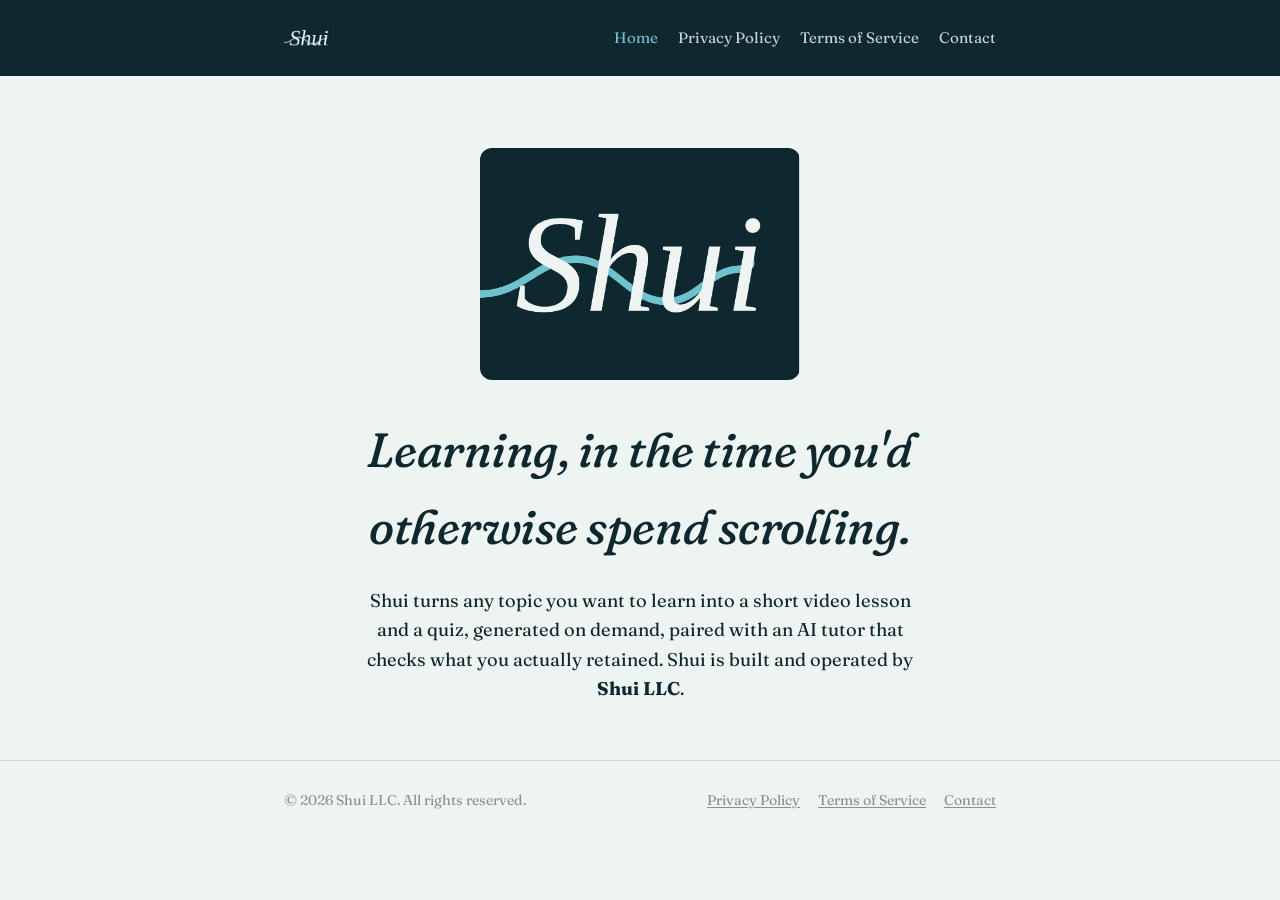
<file: company-site/index.html>
<!doctype html>
<html lang="en">
<head>
  <meta charset="utf-8" />
  <meta name="viewport" content="width=device-width, initial-scale=1" />
  <title>Shui — Shui LLC</title>
  <meta name="description" content="Shui LLC is the company behind Shui, a mobile app that turns any topic you want to learn into a short video lesson and quiz, with an AI tutor that checks what you retained." />
  <link rel="stylesheet" href="styles.css" />
  <link rel="icon" href="assets/shui-logo.png" />
</head>
<body>
  <header class="site-header">
    <div class="wrap">
      <a class="brand" href="index.html"><img src="assets/shui-logo.png" alt="Shui" /></a>
      <nav class="site-nav">
        <a href="index.html" aria-current="page">Home</a>
        <a href="privacy.html">Privacy Policy</a>
        <a href="terms.html">Terms of Service</a>
        <a href="contact.html">Contact</a>
      </nav>
    </div>
  </header>

  <div class="hero">
    <div class="wrap">
      <img class="logo-large" src="assets/shui-logo.png" alt="Shui logo" />
      <h1>Learning, in the time you'd otherwise spend scrolling.</h1>
      <p class="lede">
        Shui turns any topic you want to learn into a short video lesson and a quiz,
        generated on demand, paired with an AI tutor that checks what you actually
        retained. Shui is built and operated by <strong>Shui LLC</strong>.
      </p>
    </div>
  </div>

  <footer class="site-footer">
    <div class="wrap">
      <span>&copy; 2026 Shui LLC. All rights reserved.</span>
      <nav>
        <a href="privacy.html">Privacy Policy</a>
        <a href="terms.html">Terms of Service</a>
        <a href="contact.html">Contact</a>
      </nav>
    </div>
  </footer>
</body>
</html>
</file>
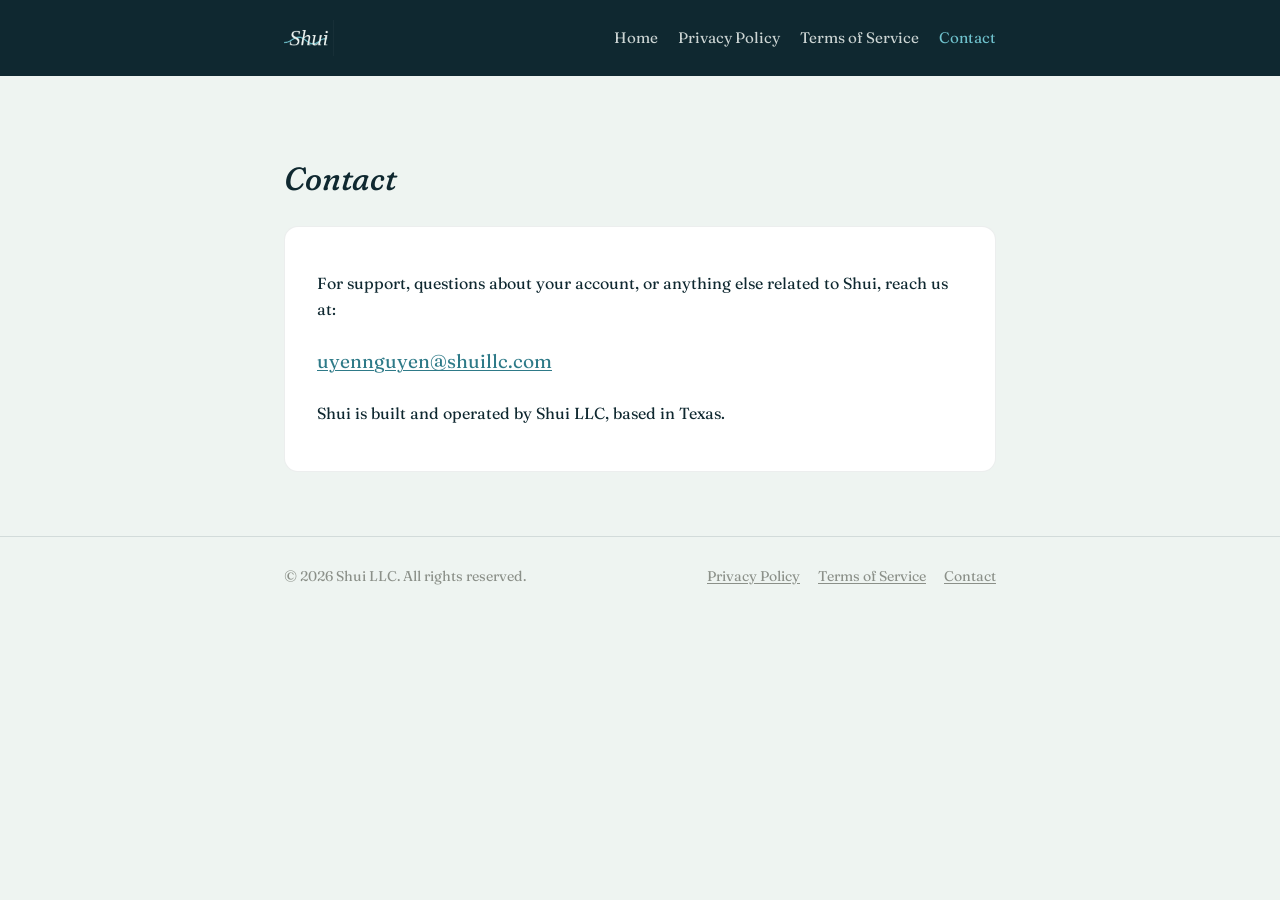
<file: company-site/contact.html>
<!doctype html>
<html lang="en">
<head>
  <meta charset="utf-8" />
  <meta name="viewport" content="width=device-width, initial-scale=1" />
  <title>Contact — Shui</title>
  <meta name="description" content="Contact Shui LLC for support or questions about the Shui app." />
  <link rel="stylesheet" href="styles.css" />
  <link rel="icon" href="assets/shui-logo.png" />
</head>
<body>
  <header class="site-header">
    <div class="wrap">
      <a class="brand" href="index.html"><img src="assets/shui-logo.png" alt="Shui" /></a>
      <nav class="site-nav">
        <a href="index.html">Home</a>
        <a href="privacy.html">Privacy Policy</a>
        <a href="terms.html">Terms of Service</a>
        <a href="contact.html" aria-current="page">Contact</a>
      </nav>
    </div>
  </header>

  <main class="page">
    <div class="wrap">
      <h1>Contact</h1>

      <div class="card">
        <p>For support, questions about your account, or anything else related to
          Shui, reach us at:</p>
        <a class="contact-email" href="mailto:uyennguyen@shuillc.com">uyennguyen@shuillc.com</a>
        <p style="margin-top: 24px;">
          Shui is built and operated by Shui LLC, based in Texas.
        </p>
      </div>
    </div>
  </main>

  <footer class="site-footer">
    <div class="wrap">
      <span>&copy; 2026 Shui LLC. All rights reserved.</span>
      <nav>
        <a href="privacy.html">Privacy Policy</a>
        <a href="terms.html">Terms of Service</a>
        <a href="contact.html">Contact</a>
      </nav>
    </div>
  </footer>
</body>
</html>
</file>
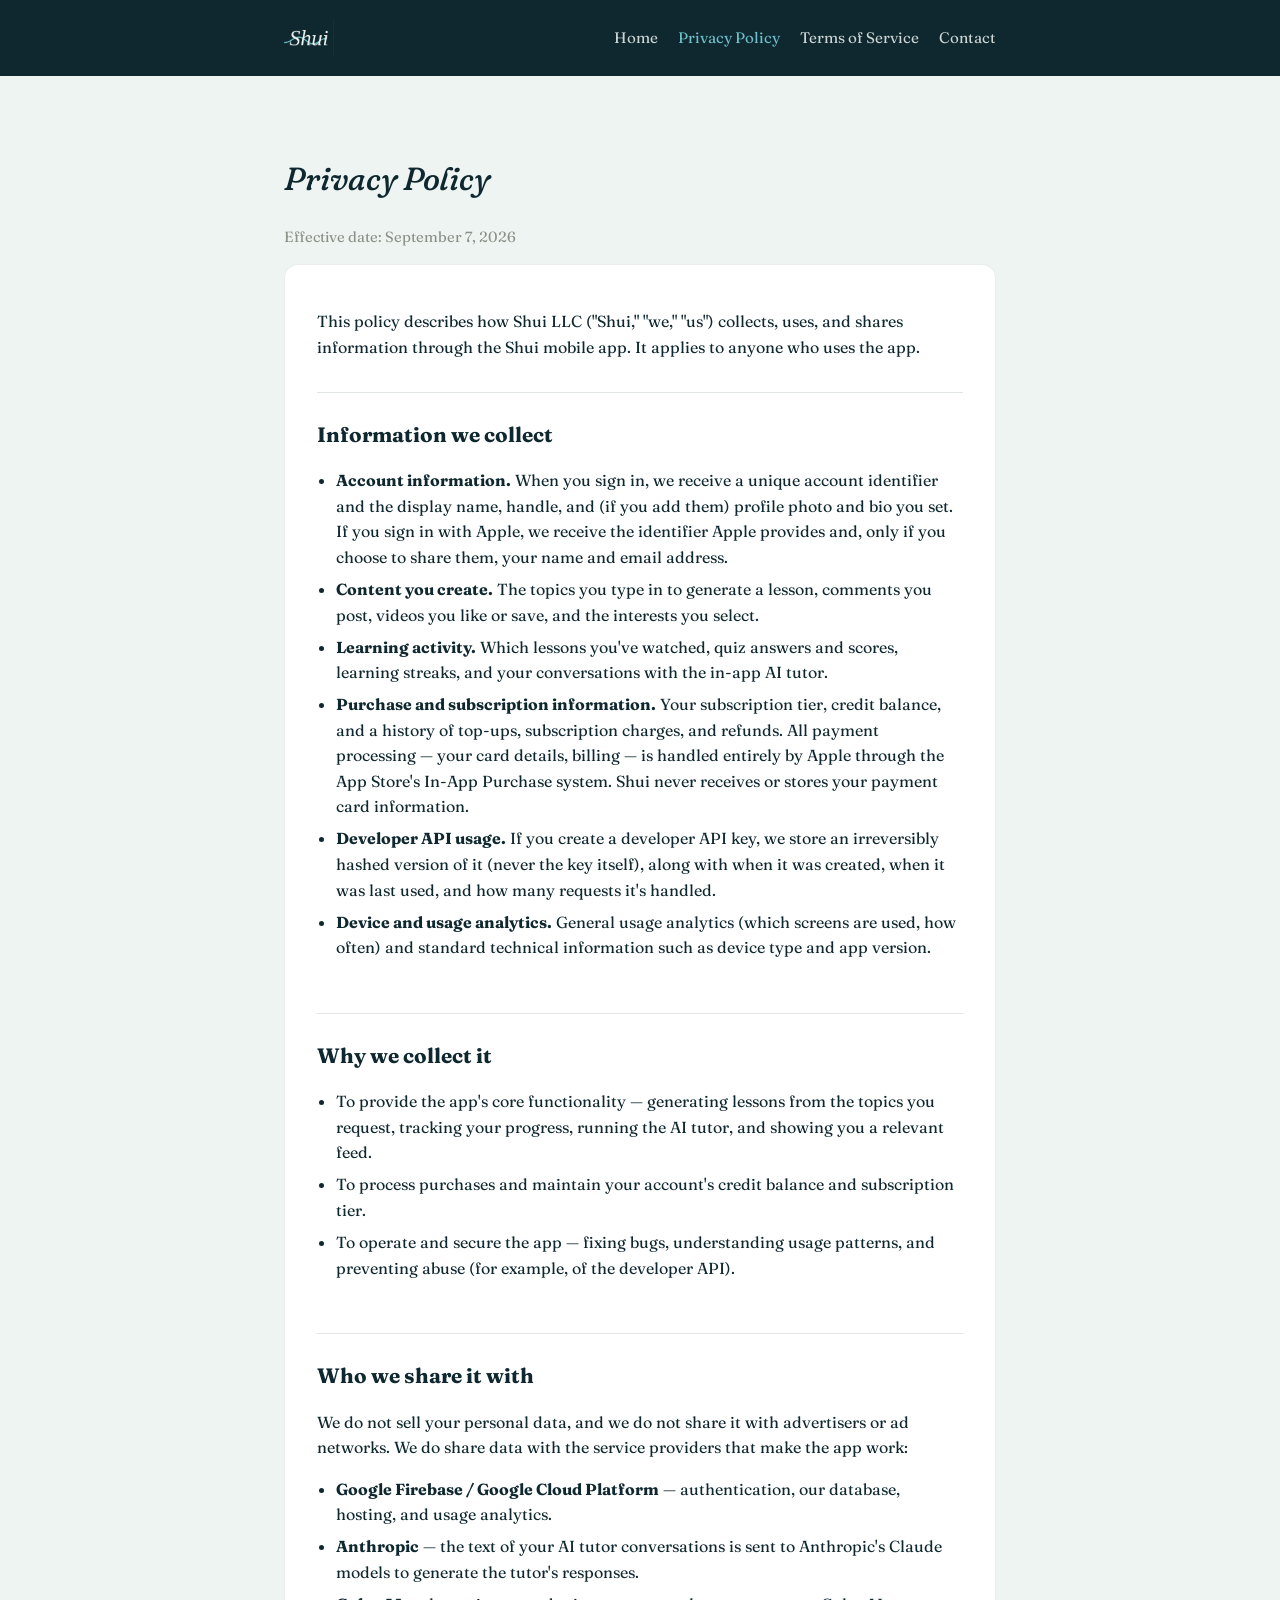
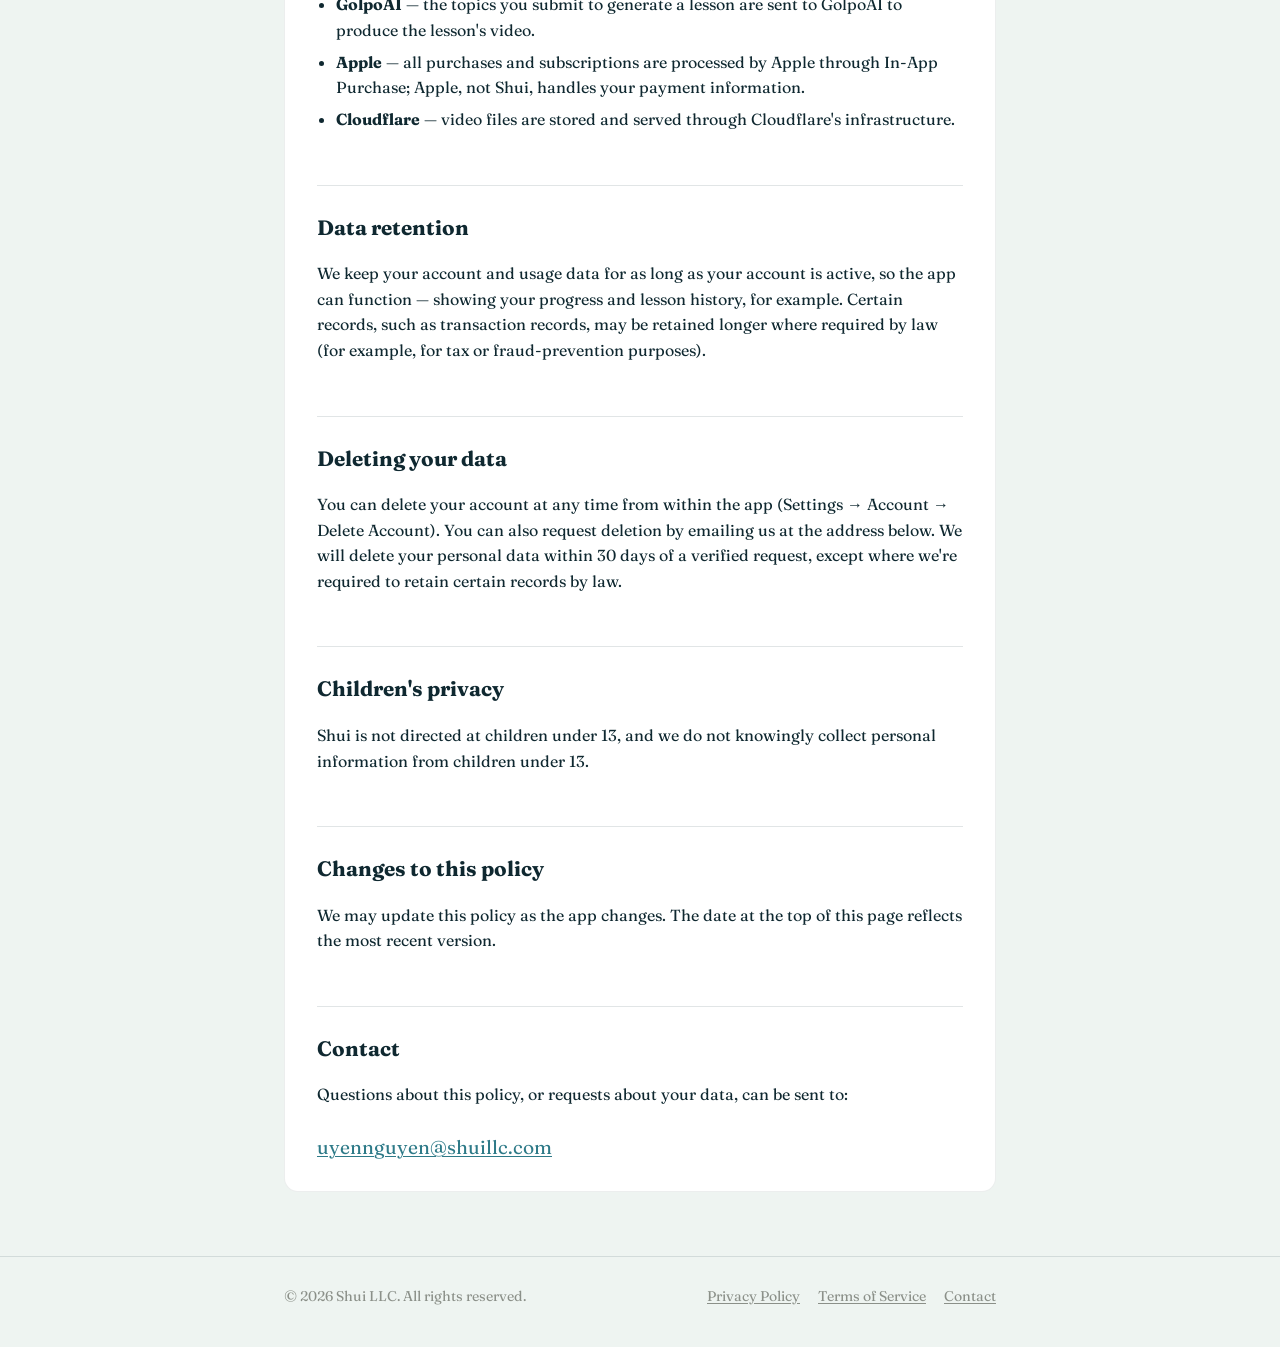
<file: company-site/privacy.html>
<!doctype html>
<html lang="en">
<head>
  <meta charset="utf-8" />
  <meta name="viewport" content="width=device-width, initial-scale=1" />
  <title>Privacy Policy — Shui</title>
  <meta name="description" content="Shui LLC's privacy policy: what data the Shui app collects, why, who it's shared with, and how to request deletion." />
  <link rel="stylesheet" href="styles.css" />
  <link rel="icon" href="assets/shui-logo.png" />
</head>
<body>
  <header class="site-header">
    <div class="wrap">
      <a class="brand" href="index.html"><img src="assets/shui-logo.png" alt="Shui" /></a>
      <nav class="site-nav">
        <a href="index.html">Home</a>
        <a href="privacy.html" aria-current="page">Privacy Policy</a>
        <a href="terms.html">Terms of Service</a>
        <a href="contact.html">Contact</a>
      </nav>
    </div>
  </header>

  <main class="page">
    <div class="wrap">
      <h1>Privacy Policy</h1>
      <p class="meta">Effective date: September 7, 2026</p>

      <div class="card">
        <p>
          This policy describes how Shui LLC ("Shui," "we," "us") collects, uses, and
          shares information through the Shui mobile app. It applies to anyone who
          uses the app.
        </p>

        <h2>Information we collect</h2>
        <ul>
          <li>
            <strong>Account information.</strong> When you sign in, we receive a
            unique account identifier and the display name, handle, and (if you add
            them) profile photo and bio you set. If you sign in with Apple, we
            receive the identifier Apple provides and, only if you choose to share
            them, your name and email address.
          </li>
          <li>
            <strong>Content you create.</strong> The topics you type in to generate a
            lesson, comments you post, videos you like or save, and the interests you
            select.
          </li>
          <li>
            <strong>Learning activity.</strong> Which lessons you've watched, quiz
            answers and scores, learning streaks, and your conversations with the
            in-app AI tutor.
          </li>
          <li>
            <strong>Purchase and subscription information.</strong> Your
            subscription tier, credit balance, and a history of top-ups,
            subscription charges, and refunds. All payment processing — your card
            details, billing — is handled entirely by Apple through the App Store's
            In-App Purchase system. Shui never receives or stores your payment card
            information.
          </li>
          <li>
            <strong>Developer API usage.</strong> If you create a developer API key,
            we store an irreversibly hashed version of it (never the key itself),
            along with when it was created, when it was last used, and how many
            requests it's handled.
          </li>
          <li>
            <strong>Device and usage analytics.</strong> General usage analytics
            (which screens are used, how often) and standard technical information
            such as device type and app version.
          </li>
        </ul>

        <h2>Why we collect it</h2>
        <ul>
          <li>To provide the app's core functionality — generating lessons from the
            topics you request, tracking your progress, running the AI tutor, and
            showing you a relevant feed.</li>
          <li>To process purchases and maintain your account's credit balance and
            subscription tier.</li>
          <li>To operate and secure the app — fixing bugs, understanding usage
            patterns, and preventing abuse (for example, of the developer API).</li>
        </ul>

        <h2>Who we share it with</h2>
        <p>We do not sell your personal data, and we do not share it with
          advertisers or ad networks. We do share data with the service providers
          that make the app work:</p>
        <ul>
          <li><strong>Google Firebase / Google Cloud Platform</strong> — authentication, our database, hosting, and usage analytics.</li>
          <li><strong>Anthropic</strong> — the text of your AI tutor conversations is sent to Anthropic's Claude models to generate the tutor's responses.</li>
          <li><strong>GolpoAI</strong> — the topics you submit to generate a lesson are sent to GolpoAI to produce the lesson's video.</li>
          <li><strong>Apple</strong> — all purchases and subscriptions are processed by Apple through In-App Purchase; Apple, not Shui, handles your payment information.</li>
          <li><strong>Cloudflare</strong> — video files are stored and served through Cloudflare's infrastructure.</li>
        </ul>

        <h2>Data retention</h2>
        <p>We keep your account and usage data for as long as your account is
          active, so the app can function — showing your progress and lesson
          history, for example. Certain records, such as transaction records, may be
          retained longer where required by law (for example, for tax or
          fraud-prevention purposes).</p>

        <h2>Deleting your data</h2>
        <p>You can delete your account at any time from within the app (Settings
          → Account → Delete Account). You can also request deletion by emailing us
          at the address below. We will delete your personal data within 30 days of
          a verified request, except where we're required to retain certain records
          by law.</p>

        <h2>Children's privacy</h2>
        <p>Shui is not directed at children under 13, and we do not knowingly
          collect personal information from children under 13.</p>

        <h2>Changes to this policy</h2>
        <p>We may update this policy as the app changes. The date at the top of this
          page reflects the most recent version.</p>

        <h2>Contact</h2>
        <p>Questions about this policy, or requests about your data, can be sent to:</p>
        <a class="contact-email" href="mailto:uyennguyen@shuillc.com">uyennguyen@shuillc.com</a>
      </div>
    </div>
  </main>

  <footer class="site-footer">
    <div class="wrap">
      <span>&copy; 2026 Shui LLC. All rights reserved.</span>
      <nav>
        <a href="privacy.html">Privacy Policy</a>
        <a href="terms.html">Terms of Service</a>
        <a href="contact.html">Contact</a>
      </nav>
    </div>
  </footer>
</body>
</html>
</file>
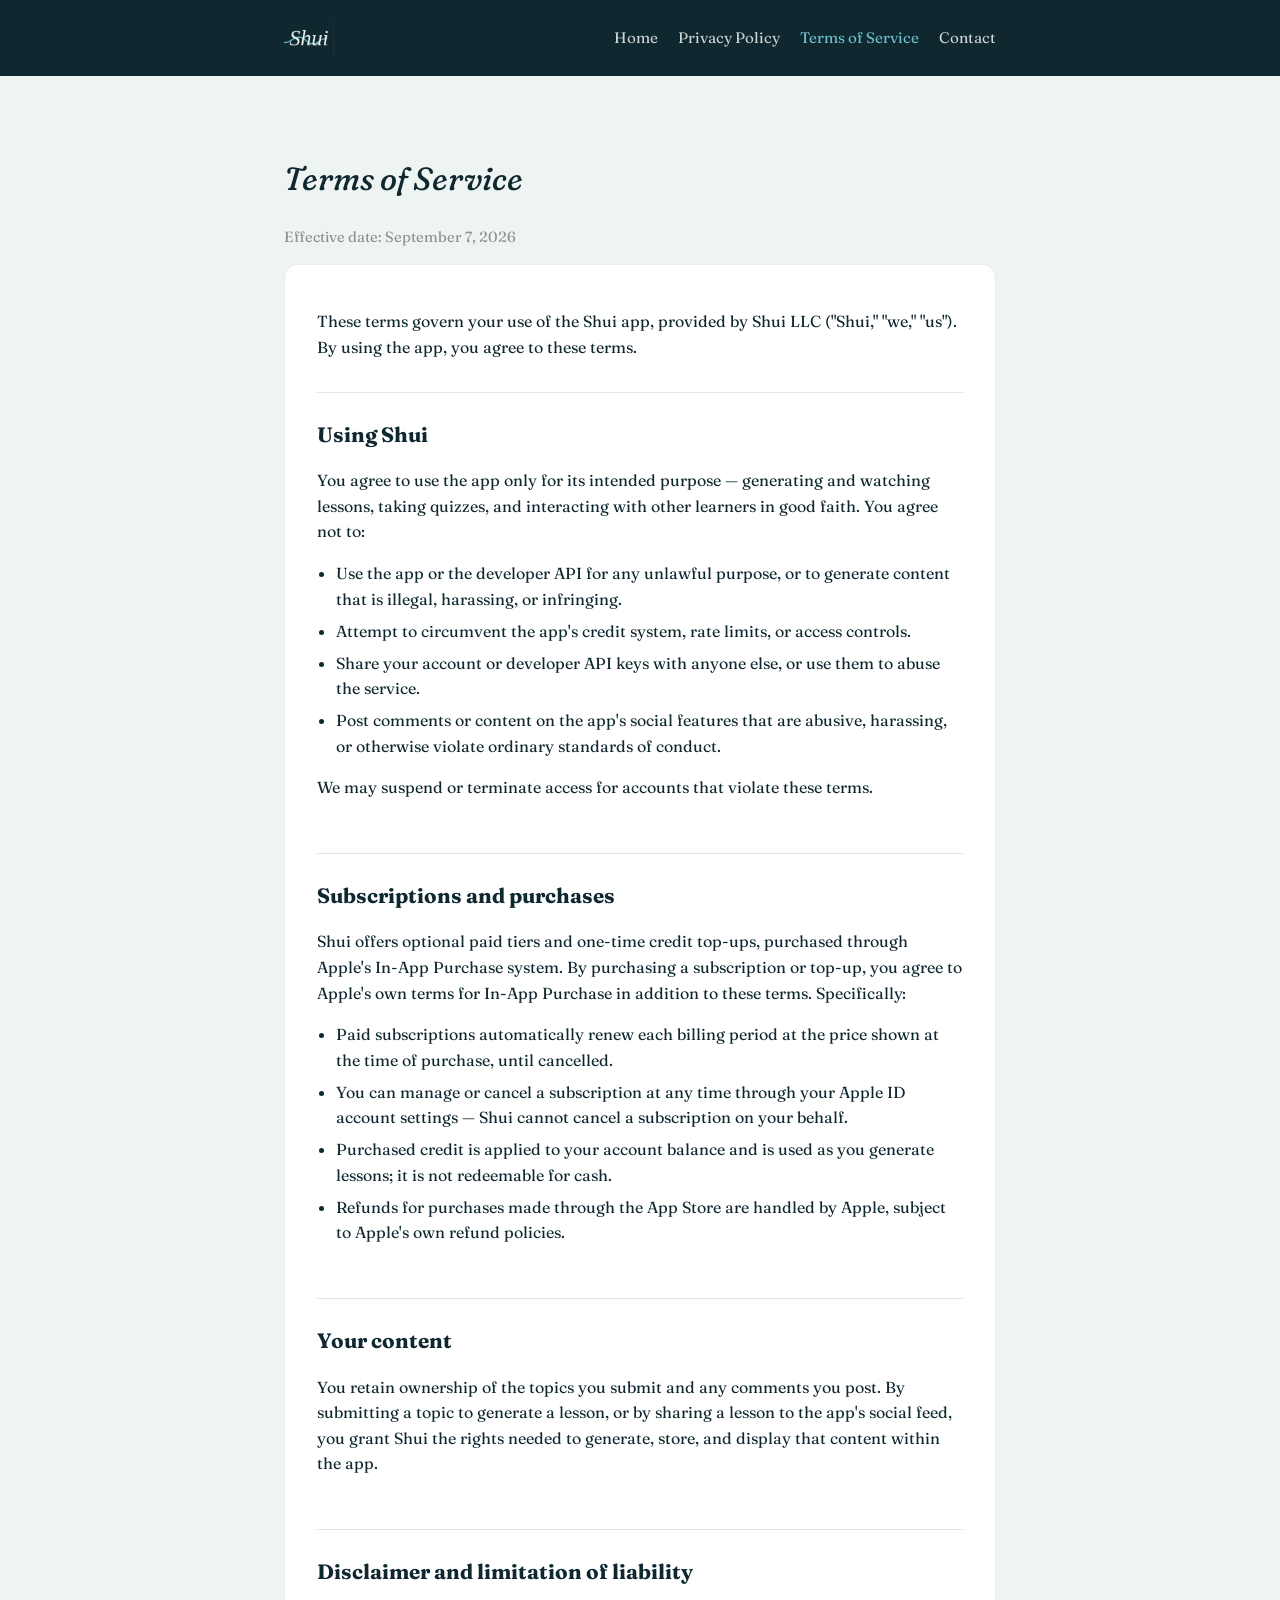
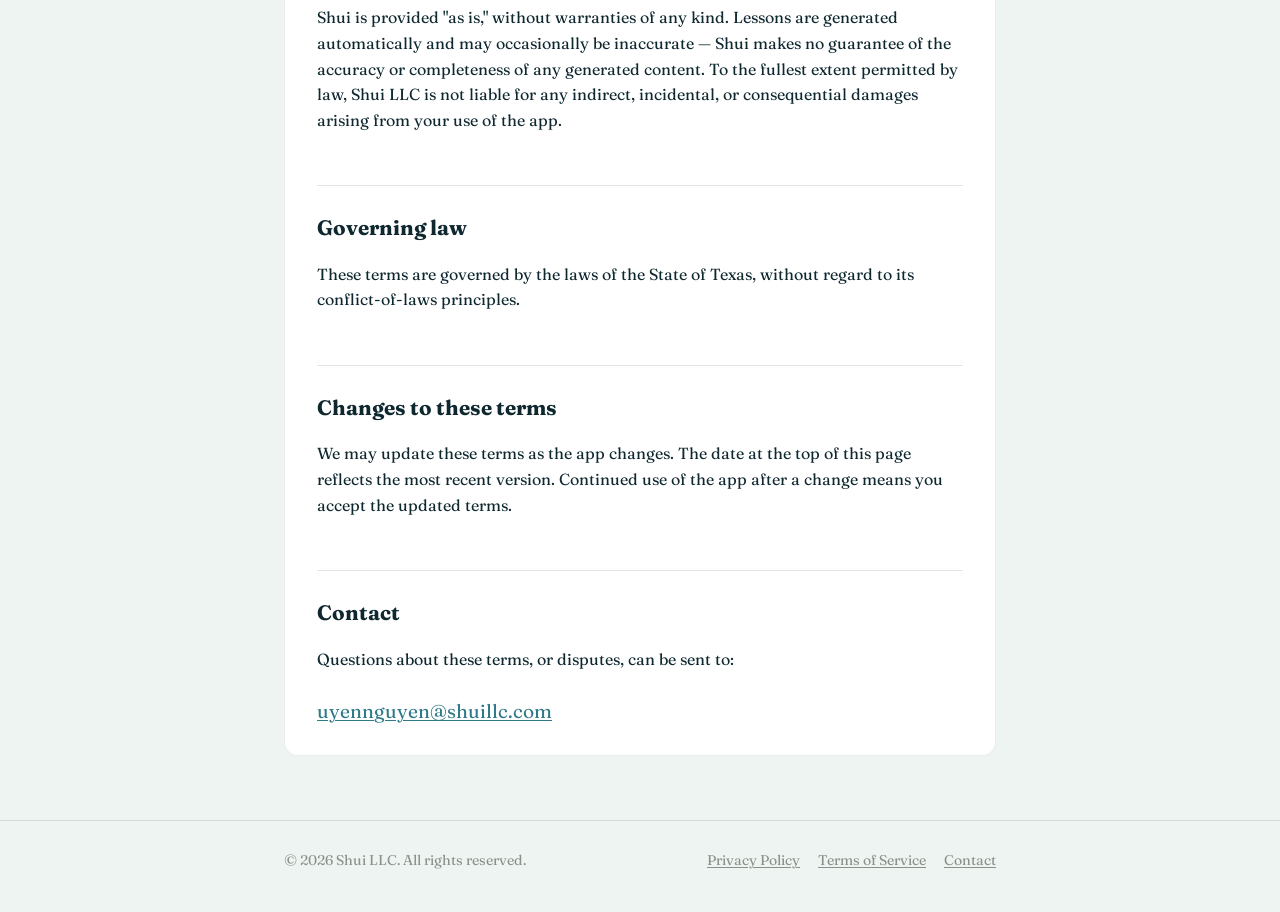
<file: company-site/terms.html>
<!doctype html>
<html lang="en">
<head>
  <meta charset="utf-8" />
  <meta name="viewport" content="width=device-width, initial-scale=1" />
  <title>Terms of Service — Shui</title>
  <meta name="description" content="Shui LLC's Terms of Service for the Shui app, including subscription and in-app purchase terms." />
  <link rel="stylesheet" href="styles.css" />
  <link rel="icon" href="assets/shui-logo.png" />
</head>
<body>
  <header class="site-header">
    <div class="wrap">
      <a class="brand" href="index.html"><img src="assets/shui-logo.png" alt="Shui" /></a>
      <nav class="site-nav">
        <a href="index.html">Home</a>
        <a href="privacy.html">Privacy Policy</a>
        <a href="terms.html" aria-current="page">Terms of Service</a>
        <a href="contact.html">Contact</a>
      </nav>
    </div>
  </header>

  <main class="page">
    <div class="wrap">
      <h1>Terms of Service</h1>
      <p class="meta">Effective date: September 7, 2026</p>

      <div class="card">
        <p>
          These terms govern your use of the Shui app, provided by Shui LLC ("Shui,"
          "we," "us"). By using the app, you agree to these terms.
        </p>

        <h2>Using Shui</h2>
        <p>You agree to use the app only for its intended purpose — generating and
          watching lessons, taking quizzes, and interacting with other learners in
          good faith. You agree not to:</p>
        <ul>
          <li>Use the app or the developer API for any unlawful purpose, or to generate content that is illegal, harassing, or infringing.</li>
          <li>Attempt to circumvent the app's credit system, rate limits, or access controls.</li>
          <li>Share your account or developer API keys with anyone else, or use them to abuse the service.</li>
          <li>Post comments or content on the app's social features that are abusive, harassing, or otherwise violate ordinary standards of conduct.</li>
        </ul>
        <p>We may suspend or terminate access for accounts that violate these terms.</p>

        <h2>Subscriptions and purchases</h2>
        <p>Shui offers optional paid tiers and one-time credit top-ups, purchased
          through Apple's In-App Purchase system. By purchasing a subscription or
          top-up, you agree to Apple's own terms for In-App Purchase in addition to
          these terms. Specifically:</p>
        <ul>
          <li>Paid subscriptions automatically renew each billing period at the price shown at the time of purchase, until cancelled.</li>
          <li>You can manage or cancel a subscription at any time through your Apple ID account settings — Shui cannot cancel a subscription on your behalf.</li>
          <li>Purchased credit is applied to your account balance and is used as you generate lessons; it is not redeemable for cash.</li>
          <li>Refunds for purchases made through the App Store are handled by Apple, subject to Apple's own refund policies.</li>
        </ul>

        <h2>Your content</h2>
        <p>You retain ownership of the topics you submit and any comments you post.
          By submitting a topic to generate a lesson, or by sharing a lesson to the
          app's social feed, you grant Shui the rights needed to generate, store,
          and display that content within the app.</p>

        <h2>Disclaimer and limitation of liability</h2>
        <p>Shui is provided "as is," without warranties of any kind. Lessons are
          generated automatically and may occasionally be inaccurate — Shui makes
          no guarantee of the accuracy or completeness of any generated content. To
          the fullest extent permitted by law, Shui LLC is not liable for any
          indirect, incidental, or consequential damages arising from your use of
          the app.</p>

        <h2>Governing law</h2>
        <p>These terms are governed by the laws of the State of Texas, without
          regard to its conflict-of-laws principles.</p>

        <h2>Changes to these terms</h2>
        <p>We may update these terms as the app changes. The date at the top of this
          page reflects the most recent version. Continued use of the app after a
          change means you accept the updated terms.</p>

        <h2>Contact</h2>
        <p>Questions about these terms, or disputes, can be sent to:</p>
        <a class="contact-email" href="mailto:uyennguyen@shuillc.com">uyennguyen@shuillc.com</a>
      </div>
    </div>
  </main>

  <footer class="site-footer">
    <div class="wrap">
      <span>&copy; 2026 Shui LLC. All rights reserved.</span>
      <nav>
        <a href="privacy.html">Privacy Policy</a>
        <a href="terms.html">Terms of Service</a>
        <a href="contact.html">Contact</a>
      </nav>
    </div>
  </footer>
</body>
</html>
</file>
<file: company-site/styles.css>
/* Shui LLC — company site. Shared stylesheet, plain CSS, no build step. */

@import url("https://fonts.googleapis.com/css2?family=Fraunces:ital,opsz,wght@0,9..144,400;0,9..144,600;1,9..144,460;1,9..144,600&display=swap");

:root {
  --ink: #0f2830;
  --current: #2e7a88;
  --current-bright: #6fc2cd;
  --foam: #eef4f1;
  --stone: #8b9089;
  --brass: #c79a5c;

  --max-width: 760px;
}

* {
  box-sizing: border-box;
}

html {
  -webkit-text-size-adjust: 100%;
}

body {
  margin: 0;
  background: var(--foam);
  color: var(--ink);
  font-family: "Fraunces", Georgia, "Times New Roman", serif;
  font-optical-sizing: auto;
  line-height: 1.6;
  -webkit-font-smoothing: antialiased;
}

a {
  color: var(--current);
  text-decoration-thickness: 1px;
  text-underline-offset: 2px;
}

a:hover {
  color: var(--ink);
}

img {
  max-width: 100%;
  display: block;
}

.wrap {
  max-width: var(--max-width);
  margin: 0 auto;
  padding: 0 24px;
}

/* ---- Header ---- */

header.site-header {
  background: var(--ink);
  padding: 20px 0;
}

header.site-header .wrap {
  display: flex;
  align-items: center;
  justify-content: space-between;
  gap: 16px;
  flex-wrap: wrap;
}

.brand {
  display: flex;
  align-items: center;
  gap: 12px;
  text-decoration: none;
}

.brand img {
  height: 36px;
  width: auto;
}

nav.site-nav {
  display: flex;
  gap: 20px;
  flex-wrap: wrap;
}

nav.site-nav a {
  color: var(--foam);
  font-size: 0.95rem;
  text-decoration: none;
  opacity: 0.85;
}

nav.site-nav a:hover,
nav.site-nav a[aria-current="page"] {
  opacity: 1;
  color: var(--current-bright);
}

/* ---- Hero (home page) ---- */

.hero {
  padding: 72px 0 56px;
  text-align: center;
}

.hero img.logo-large {
  max-width: 320px;
  margin: 0 auto 32px;
  border-radius: 12px;
}

.hero h1 {
  font-style: italic;
  font-variation-settings: "SOFT" 75;
  font-weight: 460;
  font-size: clamp(2rem, 5vw, 3rem);
  margin: 0 0 20px;
  letter-spacing: -0.01em;
}

.hero p.lede {
  font-size: 1.15rem;
  color: var(--ink);
  max-width: 560px;
  margin: 0 auto;
}

/* ---- Main content ---- */

main {
  padding: 48px 0 64px;
}

main.page {
  padding-top: 56px;
}

h1 {
  font-style: italic;
  font-variation-settings: "SOFT" 75;
  font-weight: 460;
}

h2 {
  font-size: 1.3rem;
  margin-top: 2.5em;
  border-top: 1px solid rgba(15, 40, 48, 0.12);
  padding-top: 1.2em;
}

h2:first-of-type {
  margin-top: 1.5em;
}

.meta {
  color: var(--stone);
  font-size: 0.92rem;
}

.card {
  background: #fff;
  border: 1px solid rgba(15, 40, 48, 0.08);
  border-radius: 14px;
  padding: 28px 32px;
}

.card + .card {
  margin-top: 16px;
}

.contact-email {
  display: inline-block;
  font-size: 1.2rem;
  margin-top: 8px;
}

ul {
  padding-left: 1.2em;
}

li {
  margin-bottom: 0.4em;
}

/* ---- Footer ---- */

footer.site-footer {
  border-top: 1px solid rgba(15, 40, 48, 0.12);
  padding: 28px 0 40px;
}

footer.site-footer .wrap {
  display: flex;
  align-items: center;
  justify-content: space-between;
  gap: 16px;
  flex-wrap: wrap;
  font-size: 0.88rem;
  color: var(--stone);
}

footer.site-footer nav {
  display: flex;
  gap: 18px;
}

footer.site-footer a {
  color: var(--stone);
}

footer.site-footer a:hover {
  color: var(--current);
}

@media (max-width: 480px) {
  .card {
    padding: 22px 20px;
  }
}
</file>
